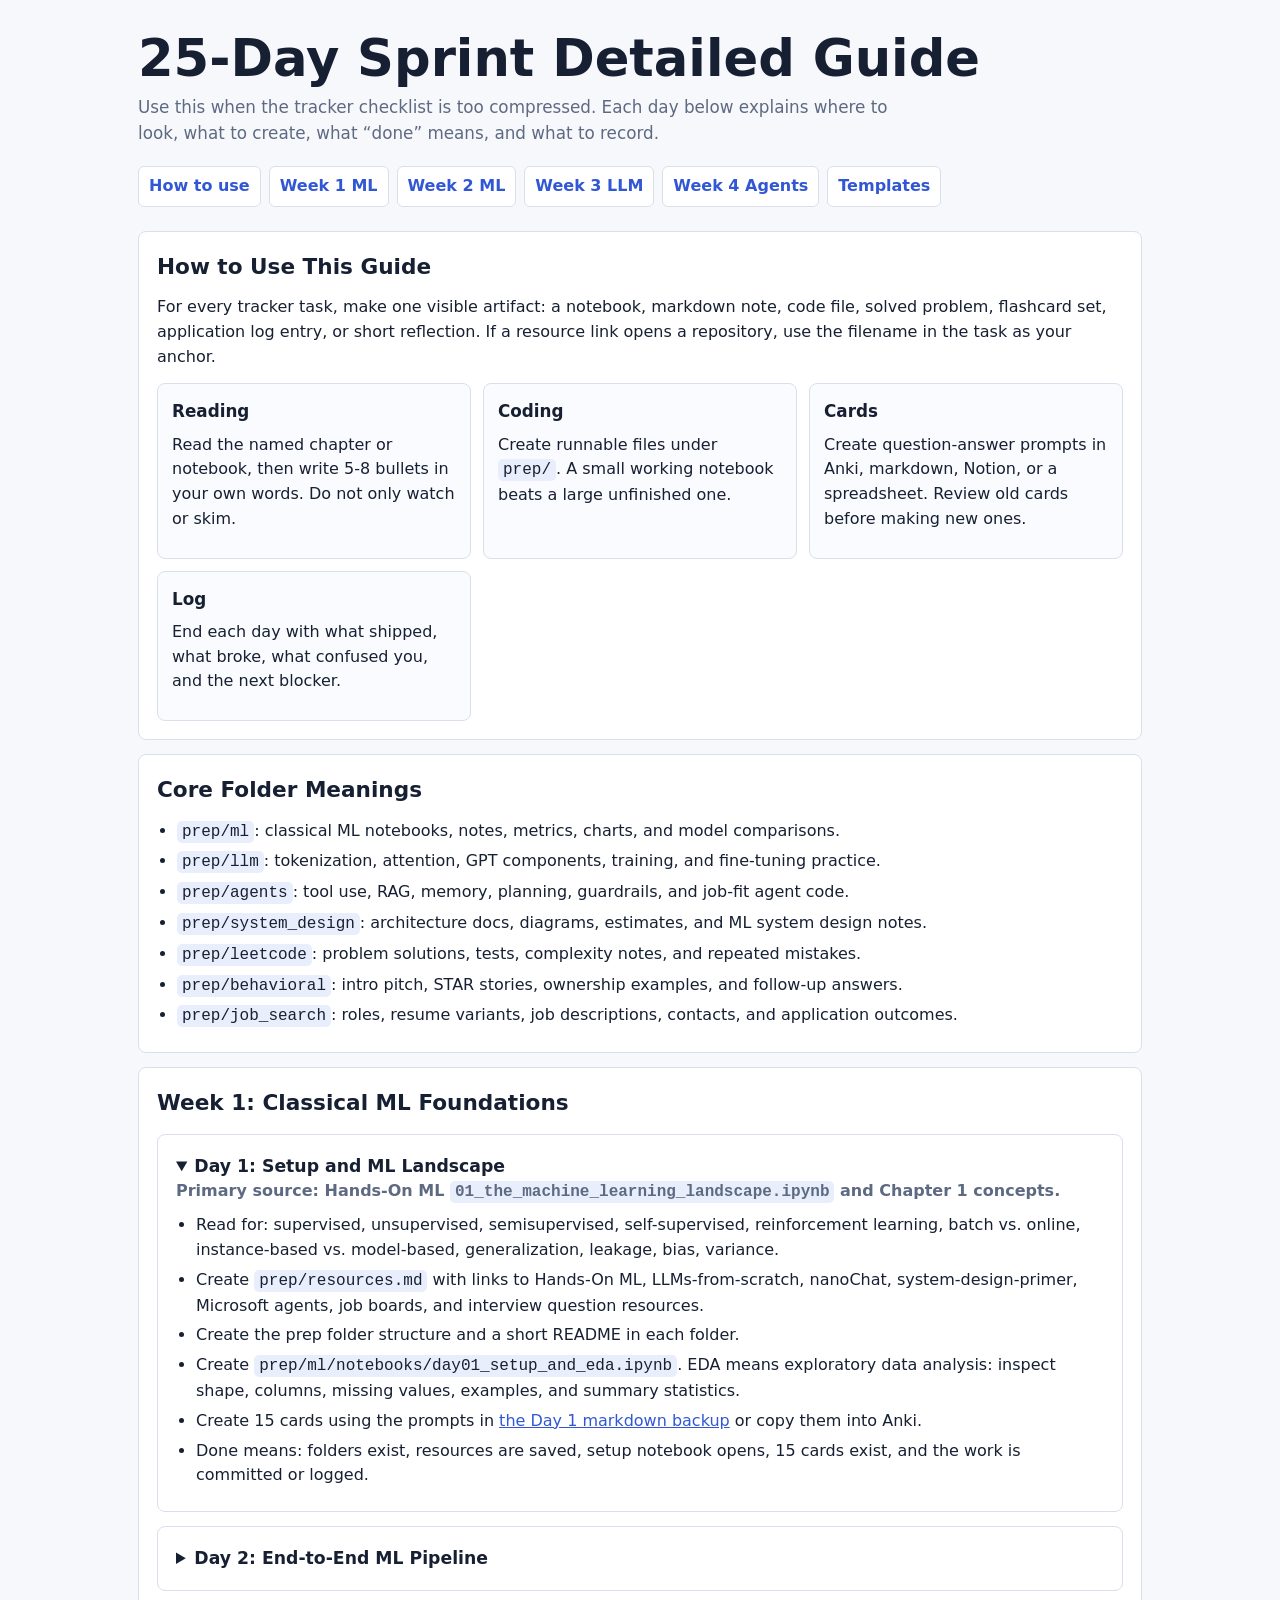
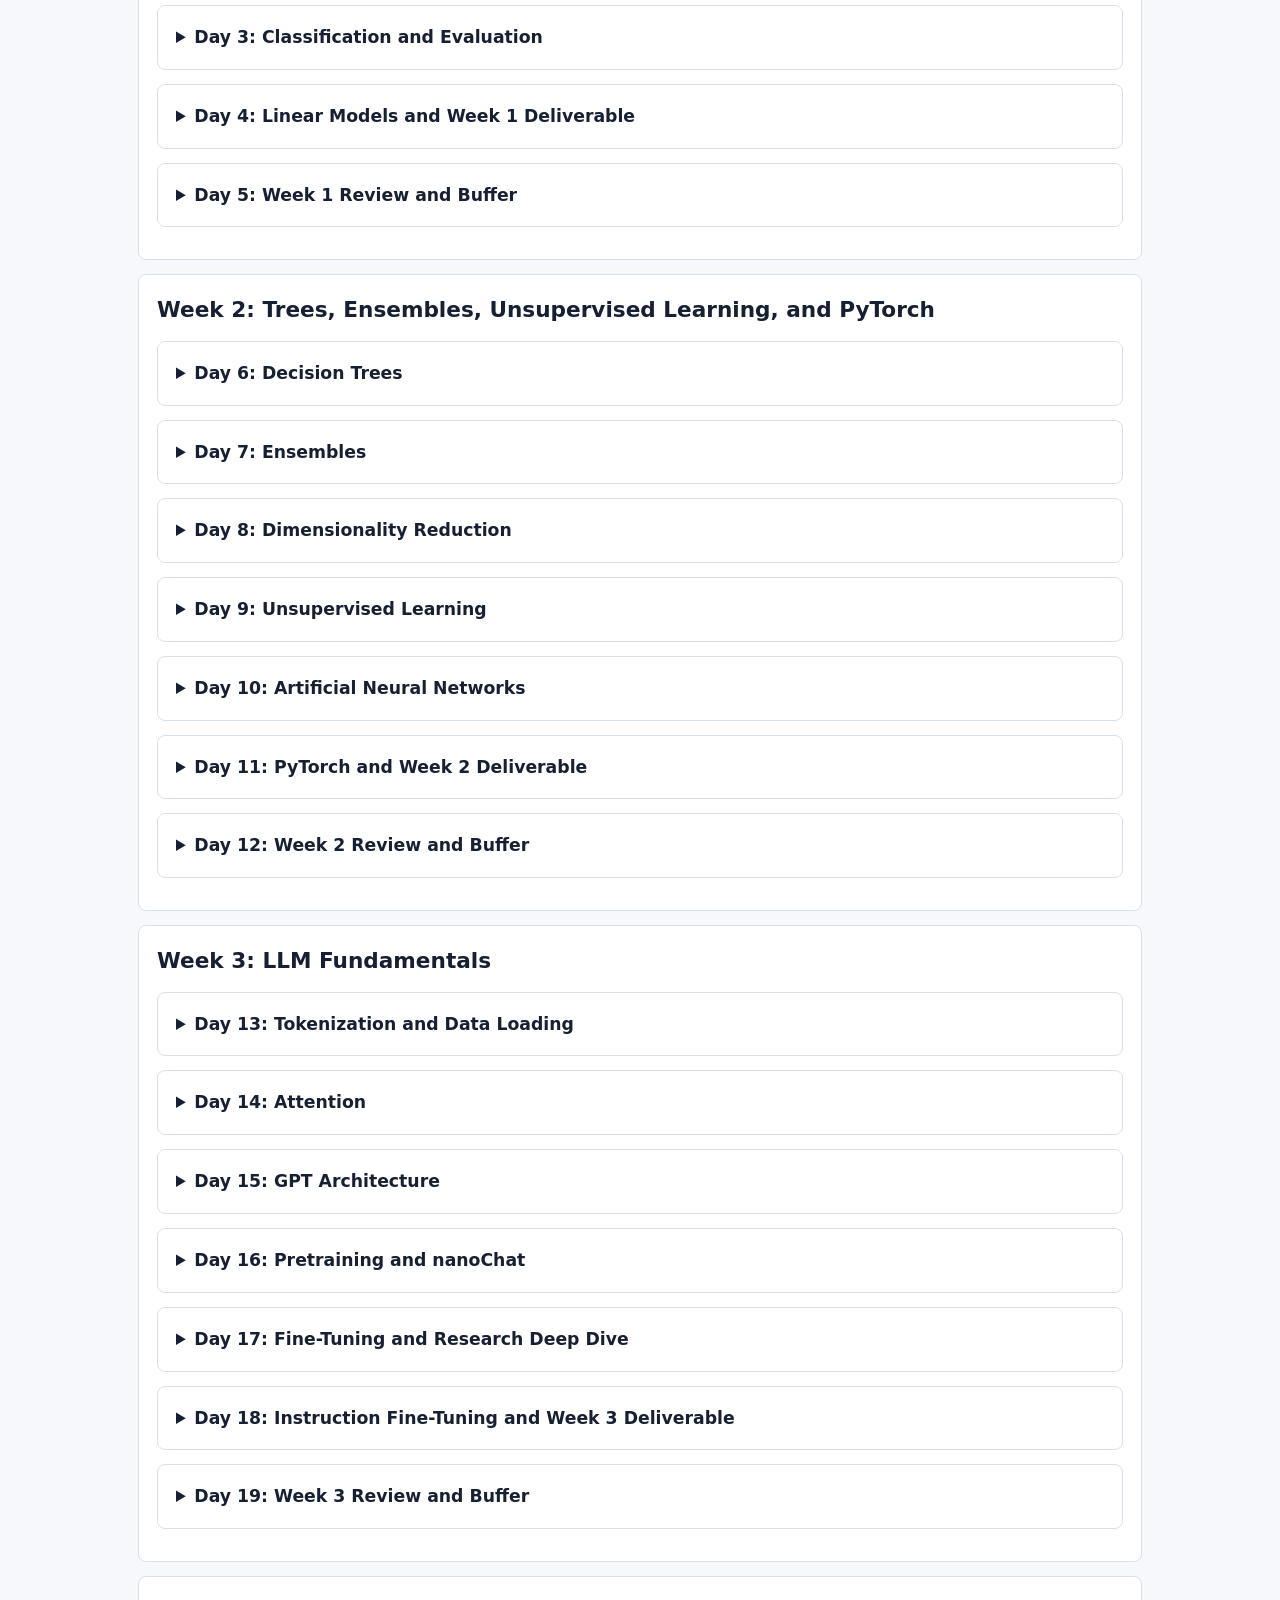
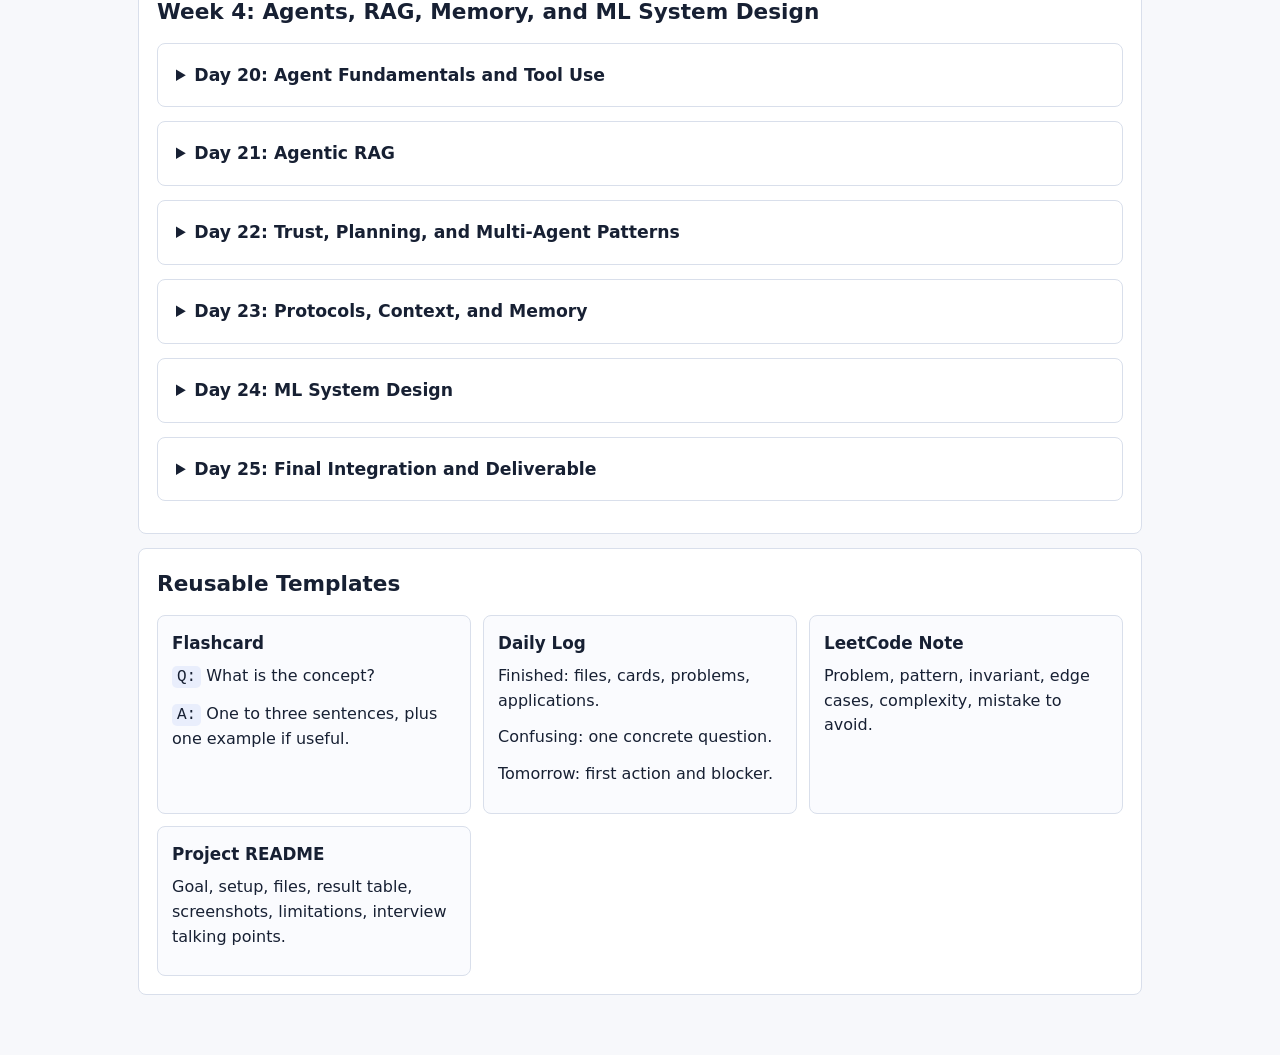
<file: docs/sprint_detailed_guide.html>
<!doctype html>
<html lang="en">
<head>
  <meta charset="utf-8" />
  <meta name="viewport" content="width=device-width, initial-scale=1" />
  <title>25-Day Sprint Detailed Guide</title>
  <style>
    :root {
      color-scheme: light dark;
      --bg: #f7f8fb;
      --text: #172033;
      --muted: #5d6a82;
      --panel: #ffffff;
      --border: #d9dfeb;
      --accent: #3157d5;
      --accent-soft: #e9eefc;
    }
    @media (prefers-color-scheme: dark) {
      :root {
        --bg: #101624;
        --text: #edf2ff;
        --muted: #aeb8cc;
        --panel: #172033;
        --border: #2d3950;
        --accent-soft: #202f63;
      }
    }
    * { box-sizing: border-box; }
    body {
      margin: 0;
      background: var(--bg);
      color: var(--text);
      font: 16px/1.55 system-ui, -apple-system, BlinkMacSystemFont, "Segoe UI", sans-serif;
    }
    main { max-width: 1040px; margin: 0 auto; padding: 32px 18px 56px; }
    header { margin-bottom: 24px; }
    h1 { margin: 0 0 8px; font-size: clamp(2rem, 4vw, 3.25rem); line-height: 1.05; }
    h2 { margin: 0 0 12px; font-size: 1.35rem; }
    h3 { margin: 0 0 8px; font-size: 1.05rem; }
    p { margin: 0 0 12px; }
    a { color: var(--accent); }
    code { background: var(--accent-soft); padding: 2px 5px; border-radius: 5px; }
    .subtitle { max-width: 760px; color: var(--muted); font-size: 1.05rem; }
    .nav {
      display: flex;
      flex-wrap: wrap;
      gap: 8px;
      margin: 20px 0;
    }
    .nav a {
      border: 1px solid var(--border);
      border-radius: 6px;
      padding: 7px 10px;
      background: var(--panel);
      text-decoration: none;
      font-weight: 700;
    }
    section, details {
      background: var(--panel);
      border: 1px solid var(--border);
      border-radius: 8px;
      margin: 14px 0;
      padding: 18px;
    }
    summary {
      cursor: pointer;
      font-weight: 800;
      font-size: 1.08rem;
    }
    .grid {
      display: grid;
      grid-template-columns: repeat(auto-fit, minmax(250px, 1fr));
      gap: 12px;
      margin-top: 14px;
    }
    .box {
      border: 1px solid var(--border);
      border-radius: 8px;
      padding: 14px;
      background: color-mix(in srgb, var(--panel), var(--accent-soft) 24%);
    }
    ul { margin: 8px 0 0; padding-left: 20px; }
    li { margin: 5px 0; }
    .day { scroll-margin-top: 16px; }
    .meta { color: var(--muted); font-weight: 700; margin-bottom: 8px; }
  </style>
</head>
<body>
  <main>
    <header>
      <h1>25-Day Sprint Detailed Guide</h1>
      <p class="subtitle">Use this when the tracker checklist is too compressed. Each day below explains where to look, what to create, what “done” means, and what to record.</p>
      <nav class="nav" aria-label="Guide navigation">
        <a href="#how-to-use">How to use</a>
        <a href="#week-1">Week 1 ML</a>
        <a href="#week-2">Week 2 ML</a>
        <a href="#week-3">Week 3 LLM</a>
        <a href="#week-4">Week 4 Agents</a>
        <a href="#templates">Templates</a>
      </nav>
    </header>

    <section id="how-to-use">
      <h2>How to Use This Guide</h2>
      <p>For every tracker task, make one visible artifact: a notebook, markdown note, code file, solved problem, flashcard set, application log entry, or short reflection. If a resource link opens a repository, use the filename in the task as your anchor.</p>
      <div class="grid">
        <div class="box"><h3>Reading</h3><p>Read the named chapter or notebook, then write 5-8 bullets in your own words. Do not only watch or skim.</p></div>
        <div class="box"><h3>Coding</h3><p>Create runnable files under <code>prep/</code>. A small working notebook beats a large unfinished one.</p></div>
        <div class="box"><h3>Cards</h3><p>Create question-answer prompts in Anki, markdown, Notion, or a spreadsheet. Review old cards before making new ones.</p></div>
        <div class="box"><h3>Log</h3><p>End each day with what shipped, what broke, what confused you, and the next blocker.</p></div>
      </div>
    </section>

    <section>
      <h2>Core Folder Meanings</h2>
      <ul>
        <li><code>prep/ml</code>: classical ML notebooks, notes, metrics, charts, and model comparisons.</li>
        <li><code>prep/llm</code>: tokenization, attention, GPT components, training, and fine-tuning practice.</li>
        <li><code>prep/agents</code>: tool use, RAG, memory, planning, guardrails, and job-fit agent code.</li>
        <li><code>prep/system_design</code>: architecture docs, diagrams, estimates, and ML system design notes.</li>
        <li><code>prep/leetcode</code>: problem solutions, tests, complexity notes, and repeated mistakes.</li>
        <li><code>prep/behavioral</code>: intro pitch, STAR stories, ownership examples, and follow-up answers.</li>
        <li><code>prep/job_search</code>: roles, resume variants, job descriptions, contacts, and application outcomes.</li>
      </ul>
    </section>

    <section id="week-1">
      <h2>Week 1: Classical ML Foundations</h2>
      <details class="day" id="day-1" open>
        <summary>Day 1: Setup and ML Landscape</summary>
        <p class="meta">Primary source: Hands-On ML <code>01_the_machine_learning_landscape.ipynb</code> and Chapter 1 concepts.</p>
        <ul>
          <li>Read for: supervised, unsupervised, semisupervised, self-supervised, reinforcement learning, batch vs. online, instance-based vs. model-based, generalization, leakage, bias, variance.</li>
          <li>Create <code>prep/resources.md</code> with links to Hands-On ML, LLMs-from-scratch, nanoChat, system-design-primer, Microsoft agents, job boards, and interview question resources.</li>
          <li>Create the prep folder structure and a short README in each folder.</li>
          <li>Create <code>prep/ml/notebooks/day01_setup_and_eda.ipynb</code>. EDA means exploratory data analysis: inspect shape, columns, missing values, examples, and summary statistics.</li>
          <li>Create 15 cards using the prompts in <a href="day01_detailed_guide.md">the Day 1 markdown backup</a> or copy them into Anki.</li>
          <li>Done means: folders exist, resources are saved, setup notebook opens, 15 cards exist, and the work is committed or logged.</li>
        </ul>
      </details>

      <details class="day" id="day-2">
        <summary>Day 2: End-to-End ML Pipeline</summary>
        <ul>
          <li>Read Hands-On ML <code>02_end_to_end_machine_learning_project.ipynb</code>. Focus on train/test split, stratified split, missing values, categorical encoding, scaling, pipelines, and cross-validation.</li>
          <li>Build a notebook under <code>prep/ml/notebooks/day02_pipeline.ipynb</code> that creates numeric and categorical preprocessing with <code>Pipeline</code> and <code>ColumnTransformer</code>.</li>
          <li>Train one simple baseline. If the task says logistic regression but the dataset is regression, use linear regression or logistic regression on a classification dataset and note the change.</li>
          <li>Save a small metric table. Classification: accuracy, precision, recall, F1, ROC-AUC. Regression: MAE, RMSE, R2.</li>
          <li>Cards: stratification, leakage, imputation, one-hot encoding, scaling, grouped split, time split.</li>
          <li>Done means: the pipeline runs top to bottom and you can explain how leakage was avoided.</li>
        </ul>
      </details>

      <details class="day" id="day-3">
        <summary>Day 3: Classification and Evaluation</summary>
        <ul>
          <li>Read Hands-On ML <code>03_classification.ipynb</code>. Focus on confusion matrix, precision, recall, F1, threshold tuning, ROC, PR curve, multiclass, and error analysis.</li>
          <li>Create <code>prep/ml/notebooks/day03_classification_metrics.ipynb</code> with dummy, logistic regression, and random forest models.</li>
          <li>Plot or print confusion matrices, ROC curves, and PR curves. Change a decision threshold and record what improves and what gets worse.</li>
          <li>Write 5 bullets explaining when to choose precision, recall, F1, ROC-AUC, or PR-AUC.</li>
          <li>LeetCode: include the invariant for the sliding window solution, not just code.</li>
          <li>Done means: you can explain false positives and false negatives using a concrete business example.</li>
        </ul>
      </details>

      <details class="day" id="day-4">
        <summary>Day 4: Linear Models and Week 1 Deliverable</summary>
        <ul>
          <li>Read Hands-On ML <code>04_training_linear_models.ipynb</code>. Focus on gradient descent, polynomial regression, regularization, logistic regression, and softmax.</li>
          <li>Create <code>prep/ml/notebooks/day04_linear_models.ipynb</code>. Compare at least three regularization settings and plot validation performance.</li>
          <li>Add a Week 1 README under <code>prep/ml/README.md</code> with links to notebooks, one result table, and 5 interview talking points.</li>
          <li>Cards: gradient descent, learning rate, L1 vs. L2, regularization strength, softmax, logistic regression output.</li>
          <li>Done means: Week 1 ML work is explainable without opening every notebook.</li>
        </ul>
      </details>

      <details class="day" id="day-5">
        <summary>Day 5: Week 1 Review and Buffer</summary>
        <ul>
          <li>Do not add lots of new work. Finish broken notebooks, rerun them from top to bottom, and fix imports or paths.</li>
          <li>Closed-book explain: supervised learning, leakage, bias/variance, regularization, and model evaluation.</li>
          <li>Review every due card and rewrite failed answers into shorter, sharper cards.</li>
          <li>Redo one coding problem from Week 1 and record the mistake you are most likely to repeat.</li>
          <li>Done means: Week 1 has a clean README, runnable notebooks, at least 50 total cards, and a written blocker list.</li>
        </ul>
      </details>
    </section>

    <section id="week-2">
      <h2>Week 2: Trees, Ensembles, Unsupervised Learning, and PyTorch</h2>
      <details class="day" id="day-6">
        <summary>Day 6: Decision Trees</summary>
        <ul>
          <li>Read Hands-On ML <code>05_decision_trees.ipynb</code>. Focus on CART, Gini, entropy, tree depth, leaf constraints, regression trees, and instability.</li>
          <li>Train one unrestricted tree and one regularized tree. Compare train vs. validation performance to show overfitting.</li>
          <li>Save a tree plot or feature-importance chart, plus a short caveat about interpretability.</li>
          <li>Done means: you can explain why trees overfit and which hyperparameters reduce it.</li>
        </ul>
      </details>
      <details class="day" id="day-7">
        <summary>Day 7: Ensembles</summary>
        <ul>
          <li>Read Hands-On ML <code>06_ensemble_learning_and_random_forests.ipynb</code>. Focus on voting, bagging, random forests, AdaBoost, gradient boosting, and stacking.</li>
          <li>Use identical train/validation or cross-validation splits across models so the comparison is fair.</li>
          <li>Create a model-comparison table and choose a champion model with one reason and one caveat.</li>
          <li>Done means: you can explain bagging vs. boosting and why stacking can leak if built carelessly.</li>
        </ul>
      </details>
      <details class="day" id="day-8">
        <summary>Day 8: Dimensionality Reduction</summary>
        <ul>
          <li>Read Hands-On ML <code>07_dimensionality_reduction.ipynb</code>. Focus on curse of dimensionality, PCA, explained variance, randomized PCA, and manifold learning.</li>
          <li>Standardize features before PCA. Fit PCA retaining 95% variance and plot cumulative explained variance.</li>
          <li>Compare model speed and accuracy before and after PCA.</li>
          <li>Done means: you can say when PCA helps and when it harms interpretability.</li>
        </ul>
      </details>
      <details class="day" id="day-9">
        <summary>Day 9: Unsupervised Learning</summary>
        <ul>
          <li>Read Hands-On ML <code>08_unsupervised_learning.ipynb</code>. Focus on K-means, inertia, silhouette score, GMM, anomaly detection, and limitations.</li>
          <li>Compare several values of K. Record inertia and silhouette score rather than trusting one plot.</li>
          <li>Fit a GMM and visualize clusters after PCA if the feature dimension is high.</li>
          <li>Done means: you can explain why unsupervised evaluation is less direct than supervised evaluation.</li>
        </ul>
      </details>
      <details class="day" id="day-10">
        <summary>Day 10: Artificial Neural Networks</summary>
        <ul>
          <li>Read Hands-On ML <code>09_artificial_neural_networks.ipynb</code>. Focus on perceptrons, MLPs, activations, output layers, losses, and backpropagation.</li>
          <li>Implement a small two-layer PyTorch MLP with shape assertions and train/validation loss logging.</li>
          <li>Compare ReLU and sigmoid behavior. Note vanishing gradients and dying ReLUs.</li>
          <li>Done means: your model trains and you can explain input shape, output shape, loss, and optimizer.</li>
        </ul>
      </details>
      <details class="day" id="day-11">
        <summary>Day 11: PyTorch and Week 2 Deliverable</summary>
        <ul>
          <li>Read Hands-On ML <code>10_neural_nets_with_pytorch.ipynb</code> and skim <code>11_training_deep_neural_networks.ipynb</code>.</li>
          <li>Create reusable PyTorch functions: dataset/dataloader, <code>train_one_epoch</code>, <code>evaluate</code>, checkpoint save/load, early stopping, seed setting.</li>
          <li>Add a README usage example that shows how to run training.</li>
          <li>Done means: Week 2 has a reproducible training loop and at least 100 cumulative cards.</li>
        </ul>
      </details>
      <details class="day" id="day-12">
        <summary>Day 12: Week 2 Review and Buffer</summary>
        <ul>
          <li>Rerun all classical ML notebooks and the PyTorch loop. Fix nondeterminism and broken paths.</li>
          <li>Explain trees, forests, boosting, PCA, K-means, GMM, MLPs, and backpropagation without notes.</li>
          <li>Run a 20-card random recall test and rewrite answers longer than four sentences.</li>
          <li>Done means: your Week 2 artifacts are runnable and your weakest three ML topics are named.</li>
        </ul>
      </details>
    </section>

    <section id="week-3">
      <h2>Week 3: LLM Fundamentals</h2>
      <details class="day" id="day-13">
        <summary>Day 13: Tokenization and Data Loading</summary>
        <ul>
          <li>Read LLMs-from-scratch Chapter 2. Focus on tokenization, vocabulary, token IDs, sliding windows, embeddings, positions, and next-token targets.</li>
          <li>Build a tiny corpus and print input/target windows. Verify that the target is shifted by one token.</li>
          <li>Done means: you can explain how raw text becomes training examples.</li>
        </ul>
      </details>
      <details class="day" id="day-14">
        <summary>Day 14: Attention</summary>
        <ul>
          <li>Read Chapter 3. Focus on Q/K/V, scaled dot-product attention, causal masks, padding masks, dropout, and multi-head attention.</li>
          <li>Implement single-head attention, then multi-head attention. Print tensor shapes at each step.</li>
          <li>Test that future tokens receive zero attention after applying a causal mask.</li>
          <li>Done means: you can draw the attention shape flow from memory.</li>
        </ul>
      </details>
      <details class="day" id="day-15">
        <summary>Day 15: GPT Architecture</summary>
        <ul>
          <li>Read Chapter 4. Focus on transformer blocks, residual paths, layer norm, FFN, token embeddings, positional embeddings, parameter count, and generation.</li>
          <li>Run a forward pass on dummy IDs and verify output shape: batch, sequence length, vocabulary size.</li>
          <li>Implement greedy generation and write down where temperature or top-k would fit.</li>
          <li>Done means: you can trace token IDs to logits and generated tokens.</li>
        </ul>
      </details>
      <details class="day" id="day-16">
        <summary>Day 16: Pretraining and nanoChat</summary>
        <ul>
          <li>Read Chapter 5 and inspect nanoChat README, tokenizer, GPT model, and training pipeline.</li>
          <li>Run a tiny controlled training job or inspect the code path if compute is limited. Record train loss, validation loss, checkpoint behavior, and one generated sample.</li>
          <li>Create a pipeline diagram from raw text to tokenizer to batches to model to checkpoint to generation.</li>
          <li>Done means: you can explain next-token cross-entropy and validation loss.</li>
        </ul>
      </details>
      <details class="day" id="day-17">
        <summary>Day 17: Fine-Tuning and Research Deep Dive</summary>
        <ul>
          <li>Read Chapter 6. Compare feature extraction, partial fine-tuning, full fine-tuning, freezing, and output-head replacement.</li>
          <li>Run reduced classification fine-tuning or trace the notebook with small data. Count trainable parameters before and after freezing.</li>
          <li>Record overfitting risks and three deep-dive questions you would ask in an interview.</li>
          <li>Done means: you can distinguish pretraining, classification fine-tuning, and feature extraction.</li>
        </ul>
      </details>
      <details class="day" id="day-18">
        <summary>Day 18: Instruction Fine-Tuning and Week 3 Deliverable</summary>
        <ul>
          <li>Read Chapter 7. Focus on instruction formatting, masks, SFT datasets, evaluation, inference, and chat templates.</li>
          <li>Format five instruction examples and build or inspect an instruction dataset loader.</li>
          <li>Add tests for tensor shapes, causal masking, and generation termination.</li>
          <li>Done means: Week 3 has an LLM README, 150 cumulative cards, and a clear story from tokenization to SFT.</li>
        </ul>
      </details>
      <details class="day" id="day-19">
        <summary>Day 19: Week 3 Review and Buffer</summary>
        <ul>
          <li>Run LLM tests, verify causal masking and shapes, reload a checkpoint, and generate a small sample.</li>
          <li>Explain tokenizer to logits to loss to generation without notes.</li>
          <li>Move failed cards into a Top 20 Before Interview deck.</li>
          <li>Done means: your LLM weak areas are explicit and your code path is rerunnable.</li>
        </ul>
      </details>
    </section>

    <section id="week-4">
      <h2>Week 4: Agents, RAG, Memory, and ML System Design</h2>
      <details class="day" id="day-20">
        <summary>Day 20: Agent Fundamentals and Tool Use</summary>
        <ul>
          <li>Read the Microsoft agent intro, frameworks, design patterns, and tool-use lessons. Focus on goal, state, observation, action, tool, policy, utility, and guardrails.</li>
          <li>Create <code>prep/agents/job_fit_agent</code> with mock resume, job-description, skill-extraction, and overlap tools.</li>
          <li>Use deterministic routing first. Avoid adding an LLM until the workflow is testable.</li>
          <li>Done means: three test job descriptions produce predictable outputs.</li>
        </ul>
      </details>
      <details class="day" id="day-21">
        <summary>Day 21: Agentic RAG</summary>
        <ul>
          <li>Read the Microsoft Agentic RAG lesson. Focus on query planning, retrieval, grounding, tool selection, response generation, and evaluation.</li>
          <li>Store five job descriptions, chunk responsibilities and qualifications, and implement simple retrieval.</li>
          <li>Output matched skills, missing skills, evidence snippets, and resume suggestions with sources.</li>
          <li>Done means: every recommendation links back to retrieved evidence.</li>
        </ul>
      </details>
      <details class="day" id="day-22">
        <summary>Day 22: Trust, Planning, and Multi-Agent Patterns</summary>
        <ul>
          <li>Read trustworthy agents, planning, multi-agent, and metacognition lessons. Focus on human approval, planner/executor/evaluator separation, max steps, and failure modes.</li>
          <li>Add planner, executor, and evaluator steps to the job-fit agent.</li>
          <li>Require human approval before generating resume replacement text and test tool failures or repeated loops.</li>
          <li>Done means: the agent has limits, approval points, and tests for bad inputs.</li>
        </ul>
      </details>
      <details class="day" id="day-23">
        <summary>Day 23: Protocols, Context, and Memory</summary>
        <ul>
          <li>Read Microsoft lessons on protocols, context engineering, and memory. Focus on MCP, A2A, context budgets, short-term memory, long-term memory, contamination, and compression.</li>
          <li>Define a context schema separating profile, current job, evidence, and temporary state.</li>
          <li>Add a length budget, summary memory, reset command, and tests preventing cross-company contamination.</li>
          <li>Done means: memory cannot leak one company's details into another company's answer.</li>
        </ul>
      </details>
      <details class="day" id="day-24">
        <summary>Day 24: ML System Design</summary>
        <ul>
          <li>Read system-design-primer sections on latency, throughput, availability, consistency, replication, sharding, caches, queues, and estimates.</li>
          <li>Create <code>prep/system_design/realtime_ml_inference.md</code> with use case, constraints, API, online path, batch path, preprocessing, model service, cache, queue, monitoring, versioning, rollback, failure modes, latency budget, and capacity estimates.</li>
          <li>Draw an architecture diagram. A simple Mermaid diagram is enough.</li>
          <li>Done means: you can explain online inference vs. batch jobs and where drift monitoring fits.</li>
        </ul>
      </details>
      <details class="day" id="day-25">
        <summary>Day 25: Final Integration and Deliverable</summary>
        <ul>
          <li>Run all notebooks top to bottom, remove large outputs and secrets, and make sure README links work.</li>
          <li>Create a root README linking ML, LLM, agent, system-design, LeetCode, behavioral, and job-search artifacts.</li>
          <li>Add result tables, screenshots, talking points, limitations, and next steps.</li>
          <li>Run closed-book recall: 10 ML, 10 LLM, and 10 agent/system cards. Score immediate, partial, or failed.</li>
          <li>Done means: someone reviewing your prep repo can see what you built, what you learned, and what you would discuss in interviews.</li>
        </ul>
      </details>
    </section>

    <section id="templates">
      <h2>Reusable Templates</h2>
      <div class="grid">
        <div class="box">
          <h3>Flashcard</h3>
          <p><code>Q:</code> What is the concept?</p>
          <p><code>A:</code> One to three sentences, plus one example if useful.</p>
        </div>
        <div class="box">
          <h3>Daily Log</h3>
          <p>Finished: files, cards, problems, applications.</p>
          <p>Confusing: one concrete question.</p>
          <p>Tomorrow: first action and blocker.</p>
        </div>
        <div class="box">
          <h3>LeetCode Note</h3>
          <p>Problem, pattern, invariant, edge cases, complexity, mistake to avoid.</p>
        </div>
        <div class="box">
          <h3>Project README</h3>
          <p>Goal, setup, files, result table, screenshots, limitations, interview talking points.</p>
        </div>
      </div>
    </section>
  </main>
</body>
</html>
</file>
